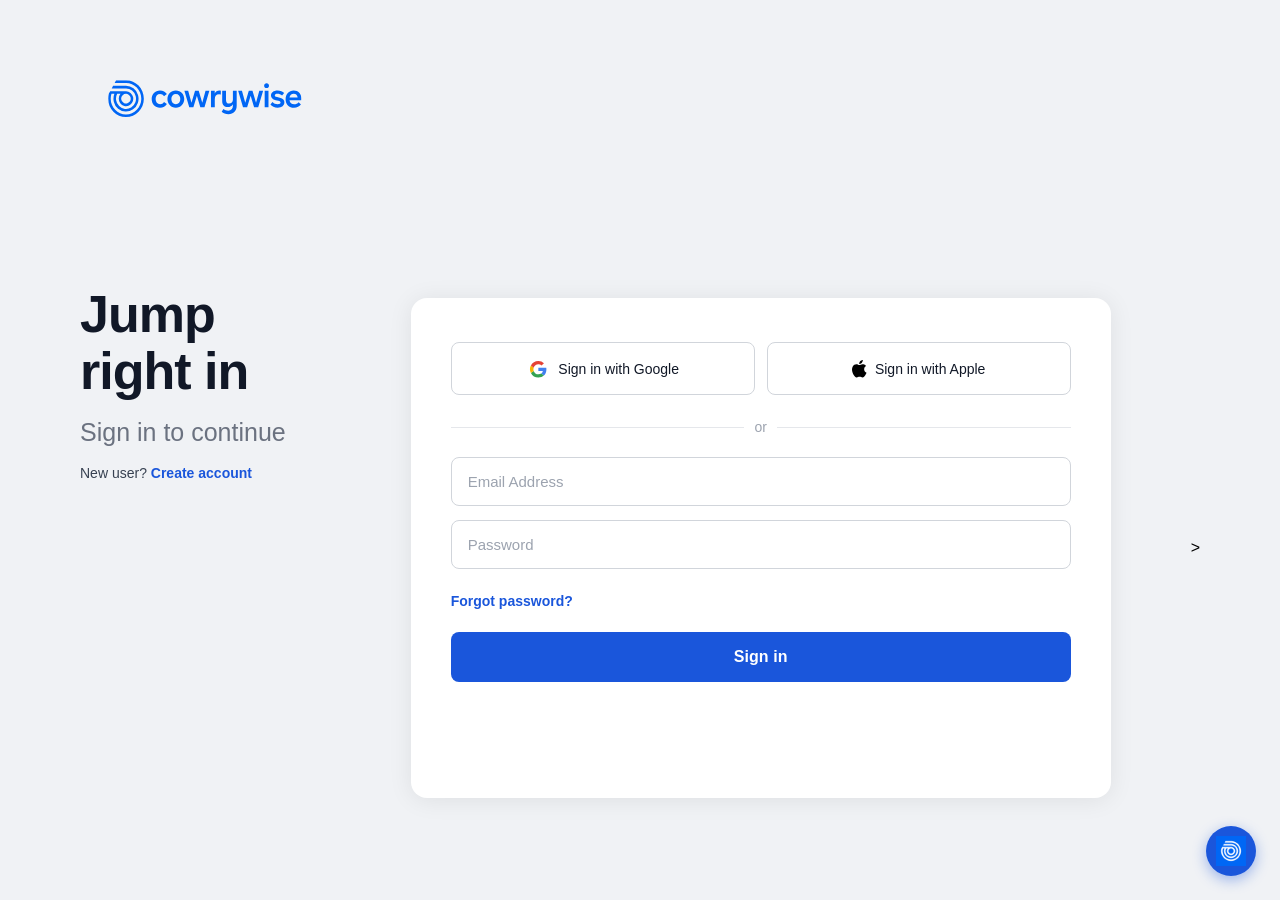
<file: cowry-login/index.html>
<!DOCTYPE html>
<html lang="en">
<head>
    <meta charset="UTF-8">
    <meta name="viewport" content="width=device-width, initial-scale=1.0">
    <title>Document</title>
    <link rel="stylesheet" href="style.css">
</head>
<body>

      <nav class="navbar">
    <a href="#" class="logo">
      
      <img src="cowrywise.svg" width="250px"   alt="" >
      
    </a>
</svg> 
  </nav>

    

  <main class="page">

    <div class="left-side">
      <h1>Jump right in</h1><br>
      <p>Sign in to continue</p><br>
      <p class="new-user">New user? <a href="/cowr-sign up">Create account</a></p>
    </div>

   
    <div class="card">

     
      <div class="social-buttons">

        <button class="btn-social">
            <img src="google.svg">
        
          </svg> 
          Sign in with Google
        </button>

        <button class="btn-social">
         
           <img src="apple (2).svg">
          Sign in with Apple
        </button>

      </div>

     
      <div class="divider">or</div>

      
      <div class="input-group">
        <input type="email" placeholder="Email Address" autocomplete="email" />
      </div>

      
      <div class="input-group password-field">
        <input type="password" id="passwordInput" placeholder="Password" autocomplete="current-password" />
          </svg>
        </button>
      </div>

      <a href="#" class="forgot-link">Forgot password?</a>

      
      <button class="btn-signin" type="button">Sign in</button>

    </div>>

  </main>


  <button class="chat-bubble" title="Chat support">
    <img src="a5971d1b1fbb04e757204fbf07553916 (1).png" alt="" width="30px">
    </svg>
  </button>


</body>
</html>
</file>
<file: cowry-login/style.css>
* {
      margin: 0;
      padding: 0;
      box-sizing: border-box;
    }

    /* ========================
       BODY
    ======================== */
    body {
      background-color: #f0f2f5;
      font-family: -apple-system, BlinkMacSystemFont, "Segoe UI", sans-serif;
      min-height: 100vh;
      display: flex;
      flex-direction: column;
    }

    /* ========================
       NAVBAR
    ======================== */
    .navbar {
      padding: 20px 40px;
      background-color: #f0f2f5;
      margin: 40px;
    } 

    .logo {
      display: flex;
      align-items: center;
      gap: 8px;
      text-decoration: none;
    }

    .logo img {
        /* margin: 40px; */
         padding: 20px 10px; 
      /* width: 36px;
      height: 36px; */
    } */

    .logo-text {
      font-size: 20px;
      font-weight: 700;
      color: #1a56db;
    }

    /* ========================
       PAGE LAYOUT
    ======================== */
    .page {
      flex: 1;
      display: flex;
      align-items: center;
      justify-content: center;
      padding: 40px 80px;
      gap: 80px;
    }

    /* ========================
       LEFT SIDE TEXT
    ======================== */
    .left-side {
      flex: 1;
      margin-bottom: 330px;
    }

    .left-side h1 {
      font-size: 52px;
      font-weight: 800;
      color: #111827;
      line-height: 1.1;
      letter-spacing: -1px;
      /* margin-bottom: 350px; */
    }

    .left-side p {
      font-size:25px; 
      color: #6b7280;
      font-family: Rency (woff2)
sans-serif;
      
    }

    .left-side .new-user {
      font-size: 14px;
      color: #374151;
    }

    .left-side .new-user a {
      color: #1a56db;
      font-weight: 600;
      text-decoration: none;
    }

    .left-side .new-user a:hover {
      text-decoration: underline;
    }

  
    .card {
      background: #ffffff;
      border-radius: 16px;
      padding: 44px 40px 48px;
      width: 700px;
      box-shadow: 0 2px 24px rgba(0, 0, 0, 0.08);
      position: relative;
      height: 500px;
      /* margin: 20px; */
      /* margin-bottom: 100px; */
    } 

  
    .card::before {
      content: '';
      width: 6px;
      height: 6px;
      
       border-radius: 50%;
      position: absolute;
      top: -10px;
      left: 50%;
     
    } 

     .social-buttons {
      display: flex;
      gap: 12px;
      margin-bottom: 24px;
    } 

     .btn-social {
      flex: 1;
      display: flex;
      align-items: center;
      justify-content: center;
      gap: 8px;
      padding: 13px 12px;
      border: 1.5px solid #d1d5db;
      border-radius: 8px;
      background: #ffffff;
      font-size: 14px;
      font-weight: 500;
      color: #111827;
      cursor: pointer;
      white-space: nowrap;
    } 

    .btn-social:hover {
      background: #f9fafb;
      border-color: #9ca3af;
    } 

    .btn-social svg {
      flex-shrink: 0;
    } 

  
     .divider {
      display: flex;
      align-items: center;
      gap: 10px;
      margin-bottom: 22px;
      color: #9ca3af;
      font-size: 14px;
    } 

    .divider::before,
    .divider::after {
      content: '';
      flex: 1;
      height: 1px;
      background: #e5e7eb;
    } 

  
    .input-group {
      margin-bottom: 14px;
      position: relative;
    } 

    .input-group input {
      width: 100%;
      padding: 15px 16px;
      border: 1.5px solid #d1d5db;
      border-radius: 8px;
      font-size: 15px;
      color: #111827;
      background: #ffffff;
      outline: none;
    } 

     .input-group input::placeholder {
      color: #9ca3af;
    } 

     .input-group input:focus {
      border-color: #1a56db;
      box-shadow: 0 0 0 3px rgba(26, 86, 219, 0.12);
    }

     password eye icon */
     .input-group .eye-btn {
      position: absolute;
      right: 14px;
      top: 50%;
      transform: translateY(-50%);
      background: none;
      border: none;
      cursor: pointer;
      color: #9ca3af;
      display: flex;
      align-items: center;
    } 

     .input-group .eye-btn:hover {
      color: #6b7280;
    } 

    

     .forgot-link {
      display: inline-block;
      margin-top: 10px;
      font-size: 14px;
      color: #1a56db;
      font-weight: 600;
      text-decoration: none;
    }

    .forgot-link:hover {
      text-decoration: underline;
    } 

    
     .btn-signin {
      display: block;
      width: 100%;
      padding: 16px;
      margin-top: 22px;
      background: #1a56db;
      color: #ffffff;
      border: none;
      border-radius: 8px;
      font-size: 16px;
      font-weight: 700;
      cursor: pointer;
      letter-spacing: 0.1px;
    } 

     .btn-signin:hover {
      background: #1648c0;
    } 

    /* ========================
       CHAT BUBBLE (bottom right)
    ======================== */
     .chat-bubble {
      position: fixed;
      bottom: 24px;
      right: 24px;
      width: 50px;
      height: 50px;
      background: #1a56db;
      border-radius: 50%;
      border: none;
      display: flex;
      align-items: center;
      justify-content: center;
      cursor: pointer;
      box-shadow: 0 4px 14px rgba(26, 86, 219, 0.4);
    } 

    /* .chat-bubble:hover {
      background: #1648c0;
    } */

    /* ========================
       RESPONSIVE — TABLET
       (screens up to 991px)
    ======================== */
    @media (max-width: 991px) {
      .page {
        padding: 32px 32px;
        gap: 40px;
      }

      .left-side h1 {
        font-size: 40px;
      }

      .card {
        width: 440px;
        padding: 36px 28px 40px;
      }
    }

   
    @media (max-width: 767px) {
      .navbar {
        padding: 16px 20px;
      }

      /* stack left and right on top of each other */
      .page {
        flex-direction: column;
        align-items: stretch;
        padding: 24px 16px 80px;
        gap: 28px;
      }

      .left-side h1 {
        font-size: 34px;
        letter-spacing: -0.5px;
      }

      .left-side p {
        font-size: 16px;
        margin-bottom: 14px;
      }

      .card {
        width: 100%;
        padding: 28px 20px 32px;
        border-radius: 14px;
      }

      .btn-social {
        font-size: 13px;
        padding: 11px 8px;
      }

      .input-group input {
        font-size: 14px;
        padding: 13px 14px;
      }

      .input-group.password-field input {
        padding-right: 44px;
      }

      .btn-signin {
        font-size: 15px;
        padding: 14px;
      }
    }

    /* ========================
       VERY SMALL PHONES (≤ 380px)
       stack social buttons
    ======================== */
    @media (max-width: 380px) {
      .social-buttons {
        flex-direction: column;
      }
    }
</file>
